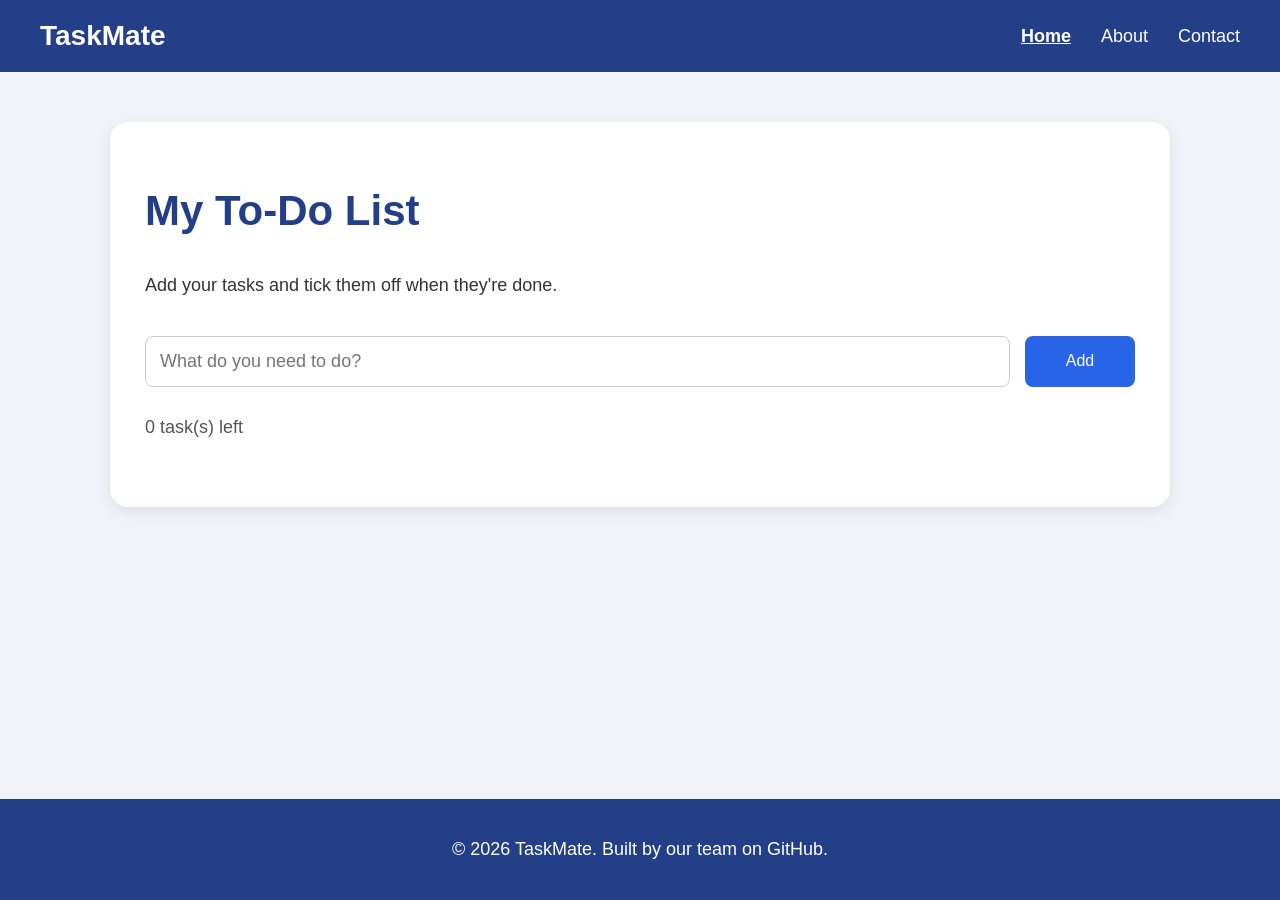
<file: index.html>
<!DOCTYPE html>
<html lang="en">
<head>
    <meta charset="UTF-8">
    <meta http-equiv="refresh" content="0; url=home.html">
    <title>TaskMate</title>
</head>
<body>
    <p>Opening TaskMate...
        <a href="home.html">Click here</a> if it doesn't open.
    </p>
</body>
</html>
</file>
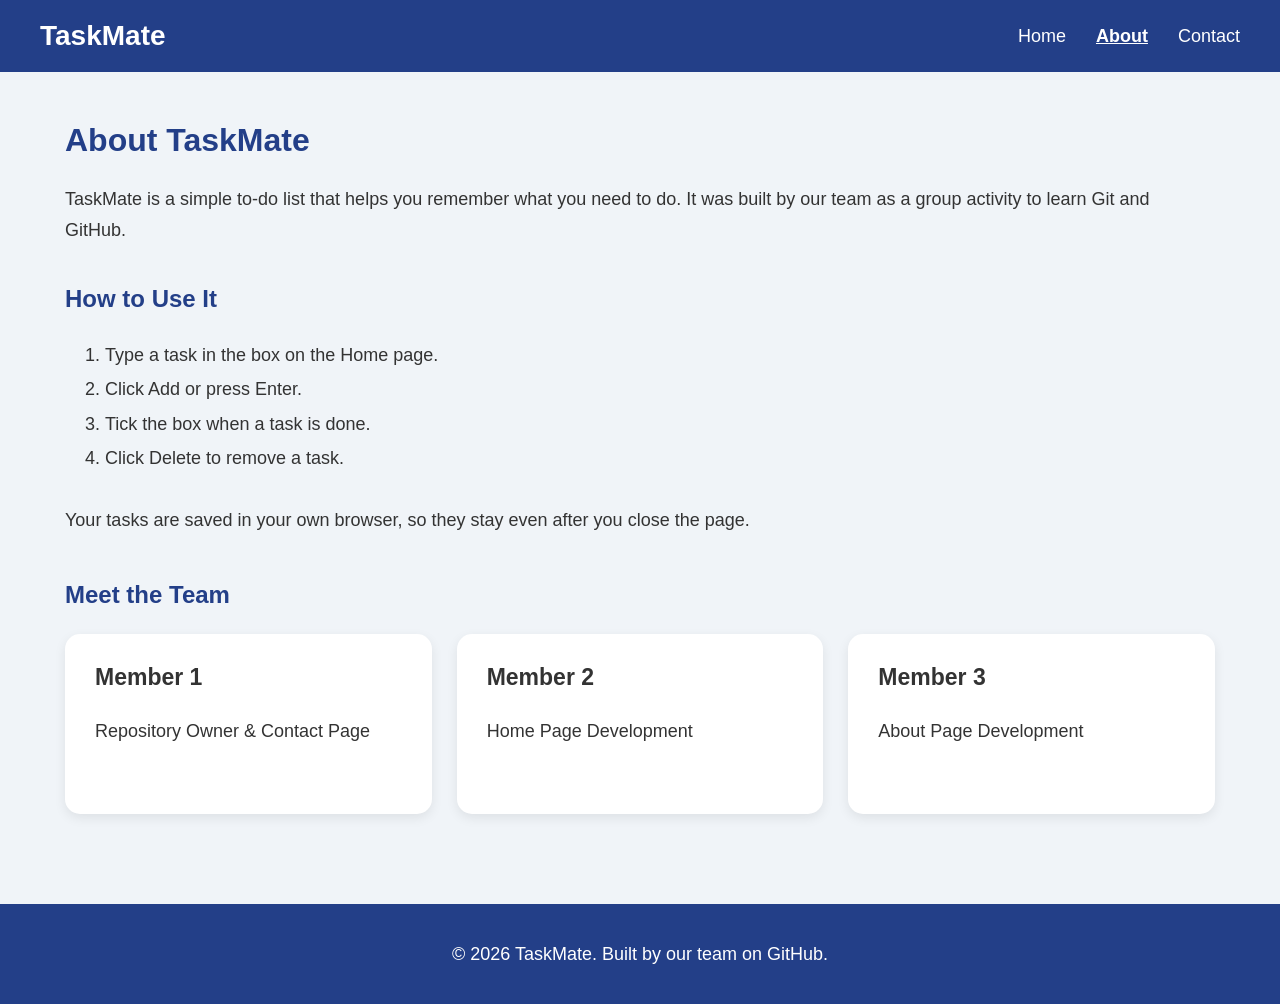
<file: about.html>
<!DOCTYPE html>
<html lang="en">

<head>
    <meta charset="UTF-8">
    <meta name="viewport" content="width=device-width, initial-scale=1.0">

    <title>About - TaskMate</title>

    <link rel="stylesheet" href="common.css">
    <link rel="stylesheet" href="about.css">
</head>

<body>

    <!-- Navigation -->
    <header class="navbar">

        <a href="home.html" class="logo">TaskMate</a>

        <nav class="nav-links">
            <a href="home.html">Home</a>
            <a href="about.html" class="active">About</a>
            <a href="contact.html">Contact</a>
        </nav>

    </header>

    <!-- Main Content -->
    <main class="page-container">

        <h1>About TaskMate</h1>

        <p>
            TaskMate is a simple to-do list that helps you remember
            what you need to do. It was built by our team as a group
            activity to learn Git and GitHub.
        </p>

        <!-- Instructions -->
        <section class="how-to">

            <h2>How to Use It</h2>

            <ol>
                <li>Type a task in the box on the Home page.</li>
                <li>Click Add or press Enter.</li>
                <li>Tick the box when a task is done.</li>
                <li>Click Delete to remove a task.</li>
            </ol>

            <p>
                Your tasks are saved in your own browser,
                so they stay even after you close the page.
            </p>

        </section>

        <!-- Team Members -->
        <section class="team-section">

            <h2>Meet the Team</h2>

            <div class="team-cards">

                <div class="card">
                    <h3>Member 1</h3>
                    <p>Repository Owner & Contact Page</p>
                </div>

                <div class="card">
                    <h3>Member 2</h3>
                    <p>Home Page Development</p>
                </div>

                <div class="card">
                    <h3>Member 3</h3>
                    <p>About Page Development</p>
                </div>

            </div>

        </section>

    </main>

    <!-- Footer -->
    <footer>
        <p>© 2026 TaskMate. Built by our team on GitHub.</p>
    </footer>

</body>
</html>
</file>
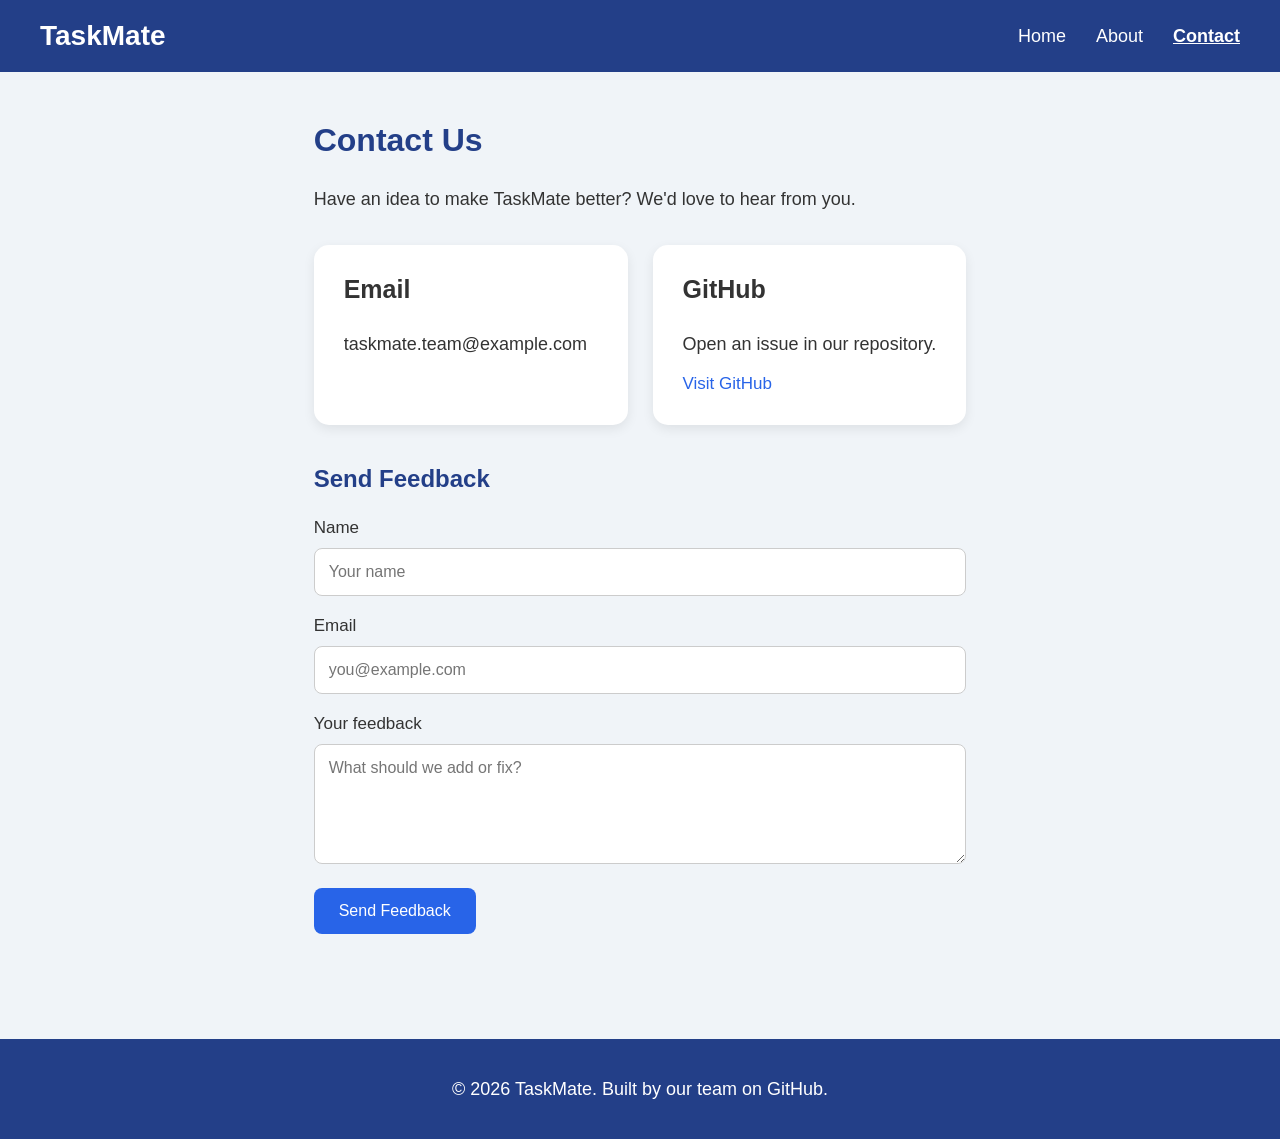
<file: contact.html>
<!DOCTYPE html>
<html lang="en">

<head>
    <meta charset="UTF-8">
    <meta name="viewport" content="width=device-width, initial-scale=1.0">

    <title>Contact - TaskMate</title>

    <link rel="stylesheet" href="common.css">
    <link rel="stylesheet" href="contact.css">
</head>

<body>

    <!-- Navigation -->
    <header class="navbar">

        <a href="home.html" class="logo">TaskMate</a>

        <nav class="nav-links">
            <a href="home.html">Home</a>
            <a href="about.html">About</a>
            <a href="contact.html" class="active">Contact</a>
        </nav>

    </header>

    <!-- Main Content -->
    <main class="page-container">

        <h1>Contact Us</h1>

        <p>
            Have an idea to make TaskMate better?
            We'd love to hear from you.
        </p>

        <!-- Contact Cards -->
        <div class="contact-cards">

            <div class="card">

                <h2>Email</h2>

                <p>
                    taskmate.team@example.com
                </p>

            </div>

            <div class="card">

                <h2>GitHub</h2>

                <p>
                    Open an issue in our repository.
                </p>

                <a href="#" class="github-link">
                    Visit GitHub
                </a>

            </div>

        </div>

        <!-- Feedback Form -->
        <section class="feedback">

            <h2>Send Feedback</h2>

            <form id="feedbackForm">

                <label for="name">Name</label>

                <input
                    type="text"
                    id="name"
                    placeholder="Your name"
                    required
                >

                <label for="email">Email</label>

                <input
                    type="email"
                    id="email"
                    placeholder="you@example.com"
                    required
                >

                <label for="message">Your feedback</label>

                <textarea
                    id="message"
                    rows="5"
                    placeholder="What should we add or fix?"
                    required
                ></textarea>

                <button type="submit">
                    Send Feedback
                </button>

                <p id="feedbackMessage"></p>

            </form>

        </section>

    </main>

    <!-- Footer -->
    <footer>
        <p>© 2026 TaskMate. Built by our team on GitHub.</p>
    </footer>

    <script src="contact.js"></script>

</body>
</html>
</file>
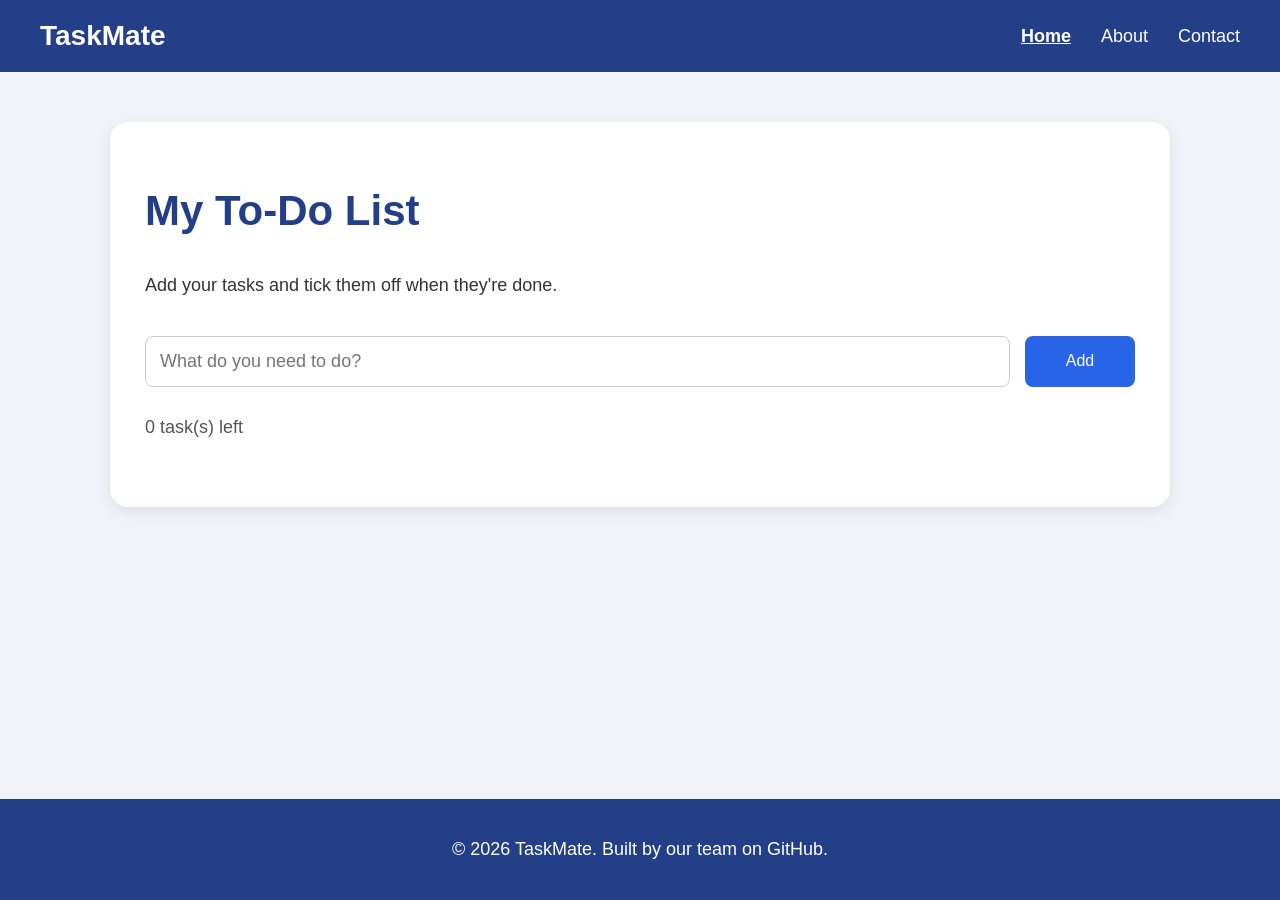
<file: home.html>
<!DOCTYPE html>
<html lang="en">

<head>
    <meta charset="UTF-8">
    <meta name="viewport" content="width=device-width, initial-scale=1.0">

    <title>Home - TaskMate</title>

    <link rel="stylesheet" href="common.css">
    <link rel="stylesheet" href="home.css">
</head>

<body>

    <!-- Navigation -->
    <header class="navbar">

        <a href="home.html" class="logo">TaskMate</a>

        <nav class="nav-links">
            <a href="home.html" class="active">Home</a>
            <a href="about.html">About</a>
            <a href="contact.html">Contact</a>
        </nav>

    </header>

    <!-- Main Section -->
    <main class="home-container">

        <section class="todo-card">

            <h1>My To-Do List</h1>

            <p>Add your tasks and tick them off when they're done.</p>

            <!-- Task Input -->
            <form id="taskForm" class="task-input">

                <input
                    type="text"
                    id="taskInput"
                    placeholder="What do you need to do?"
                    required
                >

                <button type="submit">Add</button>

            </form>

            <!-- Task Display -->
            <ul id="taskList"></ul>

            <!-- Task Count -->
            <p id="taskCount">0 task(s) left</p>

        </section>

    </main>

    <!-- Footer -->
    <footer>
        <p>© 2026 TaskMate. Built by our team on GitHub.</p>
    </footer>

    <script src="home.js"></script>

</body>
</html>
</file>
<file: common.css>
* {
    margin: 0;
    padding: 0;
    box-sizing: border-box;
}

body {
    font-family: Arial, sans-serif;
    background: #f0f4f8;
    color: #333;
    min-height: 100vh;
    display: flex;
    flex-direction: column;
}

.navbar {
    background: #233f88;
    color: white;
    padding: 20px 40px;
    display: flex;
    justify-content: space-between;
    align-items: center;
}

.logo {
    font-size: 28px;
    font-weight: bold;
    color: white;
    text-decoration: none;
}

.nav-links {
    display: flex;
    gap: 30px;
}

.nav-links a {
    color: white;
    text-decoration: none;
    font-size: 18px;
    transition: 0.3s;
}

.nav-links a:hover,
.nav-links a.active {
    text-decoration: underline;
    font-weight: bold;
}

main {
    flex: 1;
}

.page-container {
    max-width: 1200px;
    margin: 50px auto;
    padding: 0 25px;
}

h1, h2 {
    color: #233f88;
    margin-bottom: 25px;
}

p {
    font-size: 18px;
    line-height: 1.7;
}

.card {
    background: white;
    padding: 30px;
    border-radius: 15px;
    box-shadow: 0 4px 12px rgba(0,0,0,0.08);
}

button {
    background: #2864e8;
    color: white;
    border: none;
    padding: 14px 25px;
    border-radius: 8px;
    cursor: pointer;
    font-size: 16px;
}

button:hover {
    background: #174dbd;
}

input, textarea {
    width: 100%;
    padding: 14px;
    margin: 10px 0 20px;
    border: 1px solid #ccc;
    border-radius: 8px;
    font-size: 16px;
    font-family: inherit;
}

footer {
    background: #233f88;
    color: white;
    text-align: center;
    padding: 35px 15px;
    margin-top: 40px;
    font-size: 17px;
}

@media (max-width: 600px) {
    .navbar {
        flex-direction: column;
        gap: 18px;
        padding: 20px;
    }

    .nav-links {
        gap: 20px;
    }

    .page-container {
        margin: 30px auto;
        padding: 0 15px;
    }
}
</file>
<file: about.css>
/* How to Use Section */
.how-to {
    margin-top: 40px;
}

.how-to h2 {
    margin-bottom: 25px;
}

.how-to ol {
    padding-left: 40px;
    margin-bottom: 30px;
}

.how-to li {
    font-size: 18px;
    line-height: 1.9;
}

.how-to p {
    margin-top: 20px;
}

/* Team Section */
.team-section {
    margin-top: 45px;
}

.team-section h2 {
    margin-bottom: 25px;
}

/* Team Cards */
.team-cards {
    display: grid;
    grid-template-columns: repeat(3, 1fr);
    gap: 25px;
}

.team-cards .card {
    min-height: 180px;
    transition: transform 0.3s;
}

.team-cards .card:hover {
    transform: translateY(-5px);
}

.team-cards h3 {
    font-size: 23px;
    margin-bottom: 25px;
}

.team-cards p {
    font-size: 18px;
}

/* Mobile Responsive */
@media (max-width: 750px) {

    .team-cards {
        grid-template-columns: 1fr;
    }

}
</file>
<file: contact.css>
/* Contact Cards */
.contact-cards {
    display: grid;
    grid-template-columns: repeat(2, 1fr);
    gap: 25px;
    margin: 30px 0;
}

.contact-cards .card {
    min-height: 180px;
}

.contact-cards h2 {
    color: #333;
    font-size: 25px;
    margin-bottom: 25px;
}

/* GitHub Link */
.github-link {
    display: inline-block;
    margin-top: 15px;
    color: #2864e8;
    text-decoration: none;
    font-size: 17px;
}

.github-link:hover {
    text-decoration: underline;
}

/* Feedback Section */
.feedback {
    margin-top: 40px;
    max-width: 850px;
}

.feedback h2 {
    margin-bottom: 25px;
}

.feedback label {
    display: block;
    font-size: 17px;
}

.feedback textarea {
    resize: vertical;
}

/* Feedback Message */
#feedbackMessage {
    margin-top: 15px;
    color: #237a43;
    font-weight: bold;
}

/* Mobile Responsive */
@media (max-width: 650px) {

    .contact-cards {
        grid-template-columns: 1fr;
    }

}
</file>
<file: home.css>
/* Home Page Container */
.home-container {
    width: 100%;
    max-width: 1100px;
    margin: 50px auto;
    padding: 0 20px;
}

/* To-Do Card */
.todo-card {
    background-color: white;
    padding: 65px 35px;
    border-radius: 18px;
    box-shadow: 0 5px 15px rgba(0, 0, 0, 0.08);
}

/* Main Heading */
.todo-card h1 {
    font-size: 42px;
    margin-bottom: 35px;
}

/* Description */
.todo-card > p:first-of-type {
    margin-bottom: 35px;
}

/* Task Input */
.task-input {
    display: flex;
    gap: 15px;
}

.task-input input {
    flex: 1;
    min-width: 0;
    margin: 0;
    font-size: 18px;
}

.task-input button {
    min-width: 110px;
}

/* Task List */
#taskList {
    list-style: none;
    margin-top: 25px;
}

#taskList li {
    display: flex;
    align-items: center;
    justify-content: space-between;
    gap: 12px;
    background-color: #f0f4f8;
    padding: 15px;
    border-radius: 8px;
    margin-bottom: 12px;
}

.task-text {
    flex: 1;
    overflow-wrap: anywhere;
    font-size: 17px;
}

.task-text.completed {
    text-decoration: line-through;
    color: #888;
}

/* Checkbox */
.task-checkbox {
    width: 20px;
    height: 20px;
    margin: 0;
    cursor: pointer;
}

/* Delete Button */
.delete-btn {
    background-color: #dc3545;
    padding: 9px 15px;
}

.delete-btn:hover {
    background-color: #b02a37;
}

/* Task Counter */
#taskCount {
    margin-top: 25px;
    margin-bottom: 0;
    color: #555;
}

/* Mobile Responsive */
@media (max-width: 600px) {

    .todo-card {
        padding: 35px 20px;
    }

    .todo-card h1 {
        font-size: 30px;
    }

    .task-input {
        flex-direction: column;
    }

    .task-input button {
        width: 100%;
    }
}
</file>
